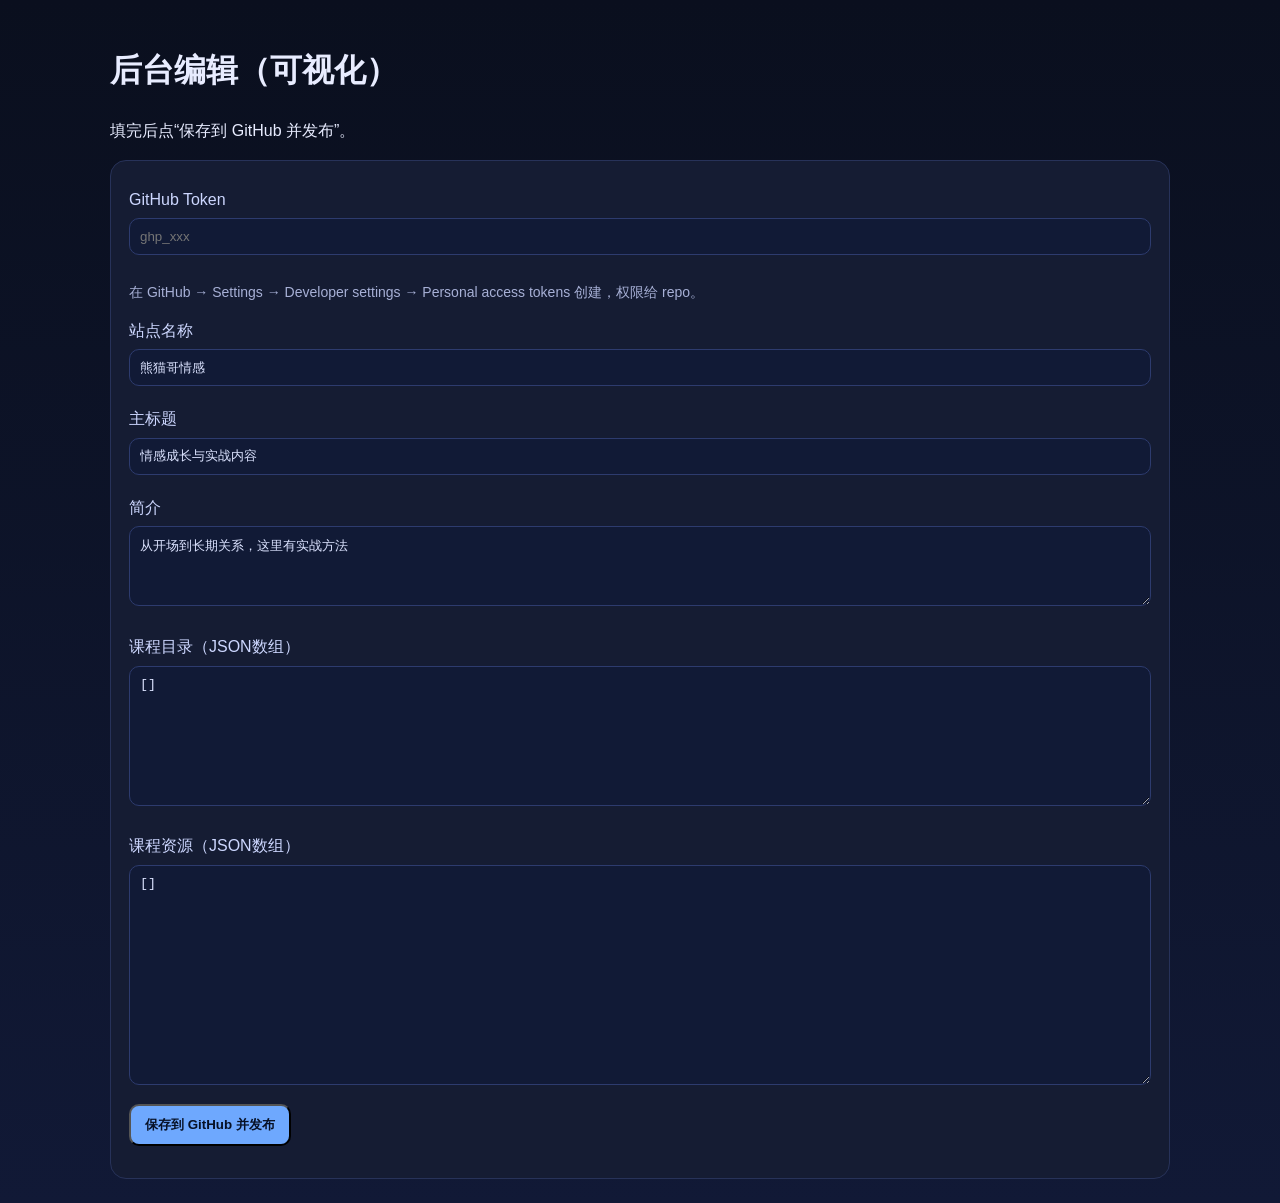
<file: admin.html>
<!doctype html><html lang="zh-CN"><head><meta charset="UTF-8"/><meta name="viewport" content="width=device-width, initial-scale=1.0"/><title>后台编辑</title><link rel="stylesheet" href="style.css"/></head><body><div class="container" style="padding:24px 20px"><h1>后台编辑（可视化）</h1><p>填完后点“保存到 GitHub 并发布”。</p><div class="card"><label>GitHub Token</label><input id="token" placeholder="ghp_xxx" style="width:100%"><p class="meta">在 GitHub → Settings → Developer settings → Personal access tokens 创建，权限给 repo。</p><label>站点名称</label><input id="siteName" style="width:100%"><label>主标题</label><input id="heroTitle" style="width:100%"><label>简介</label><textarea id="heroDesc" style="width:100%;height:80px"></textarea><label>课程目录（JSON数组）</label><textarea id="catalogs" style="width:100%;height:140px"></textarea><label>课程资源（JSON数组）</label><textarea id="courses" style="width:100%;height:220px"></textarea><button class="btn" id="saveBtn">保存到 GitHub 并发布</button><p id="msg" class="meta"></p></div></div><script src="admin.js"></script></body></html>
</file>
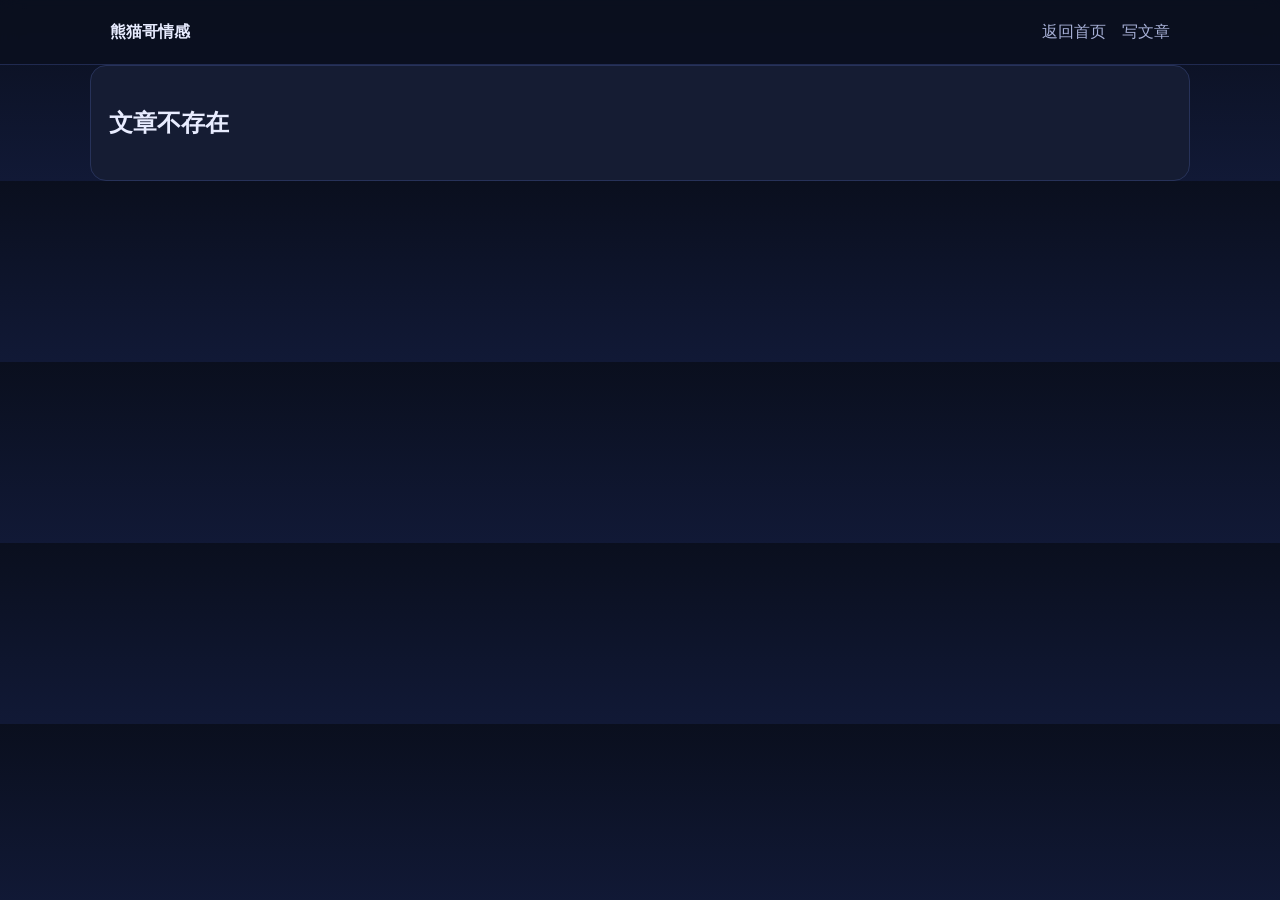
<file: article.html>
<!doctype html>
<html lang="zh-CN">
<head>
<meta charset="UTF-8"/>
<meta name="viewport" content="width=device-width, initial-scale=1.0"/>
<title>文章详情</title>
<link rel="stylesheet" href="style.css"/>
<style>
.article-body{padding:20px 0;line-height:1.8;font-size:17px;color:#e8ecff}
.article-body b{font-weight:700}
.article-body i{font-style:italic}
.article-body u{text-decoration:underline}
</style>
</head>
<body>
<header class="topbar"><div class="container nav"><div class="logo">熊猫哥情感</div><nav><a href="index.html">返回首页</a><a href="write.html">写文章</a></nav></div></header>
<main class="container detail" id="detail"></main>
<script>
function esc(s=''){return (s||'').replace(/[&<>\"]/g,m=>({"&":"&amp;","<":"&lt;",">":"&gt;","\"":"&quot;"}[m]));}
function fixCover(url){
  if(!url) return '';
  if(url.includes('raw.githubusercontent.com')){
    return url.replace('raw.githubusercontent.com','xiongmao-emotion-site.pages.dev');
  }
  return url;
}
(async()=>{
const id=new URLSearchParams(location.search).get('id');
const p=await fetch('posts.json?_='+Date.now()).then(r=>r.json());
const a=(p.items||[]).find(x=>x.id===id);
const el=document.getElementById('detail');
if(!a){el.innerHTML='<h2>文章不存在</h2>';return;}
el.innerHTML=`${a.cover?`<img src="${fixCover(a.cover)}" alt="cover">`:''}<h1>${esc(a.title)}</h1><p class="meta">${esc(a.date||'')}</p><div class="article-body">${a.content||''}</div>`;
})();
</script>
</body>
</html>
</file>
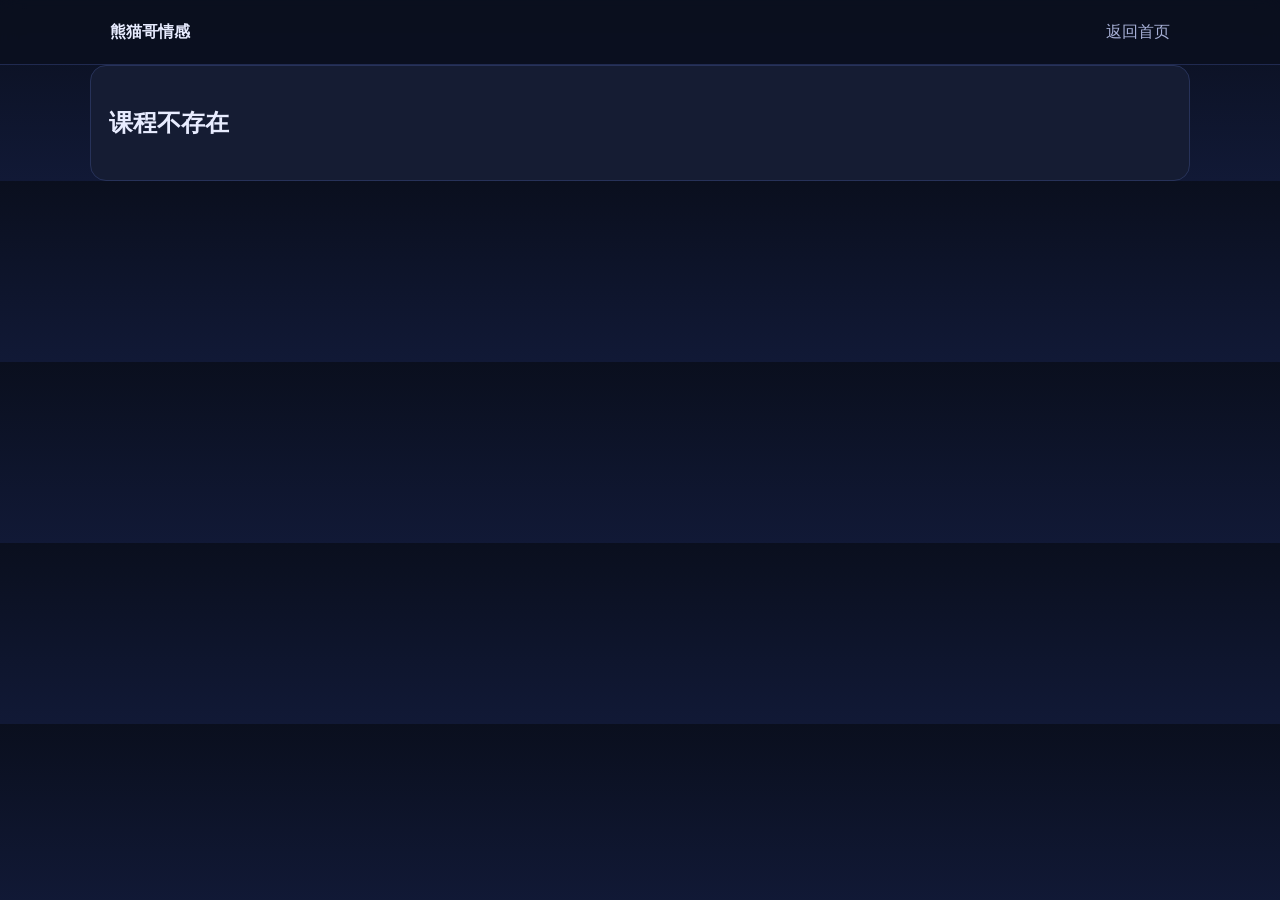
<file: course.html>
<!doctype html>
<html lang="zh-CN">
<head>
  <meta charset="UTF-8" />
  <meta name="viewport" content="width=device-width, initial-scale=1.0" />
  <title>熊猫哥情感｜课程详情</title>
  <link rel="stylesheet" href="style.css" />
</head>
<body>
<header class="topbar"><div class="container nav"><div class="logo">熊猫哥情感</div><nav><a href="index.html">返回首页</a></nav></div></header>
<main class="container detail" id="detail"></main>
<script>
(async()=>{
  const id = new URLSearchParams(location.search).get('id');
  const res = await fetch('data.json?_=' + Date.now());
  const data = await res.json();
  const c = (data.courses||[]).find(x=>x.id===id);
  const el = document.getElementById('detail');
  if(!c){ el.innerHTML='<h2>课程不存在</h2>'; return; }
  el.innerHTML = `<h1>${c.title}</h1><p class="meta">分类：${c.category} ｜ 类型：${c.priceType} ｜ 价格：${c.price}</p><p>${c.summary||''}</p><h3>课程内容</h3><ul>${(c.outline||[]).map(i=>`<li>${i}</li>`).join('')}</ul><h3>适合人群</h3><p>${c.forWho||''}</p>`;
})();
</script>
</body>
</html>
</file>
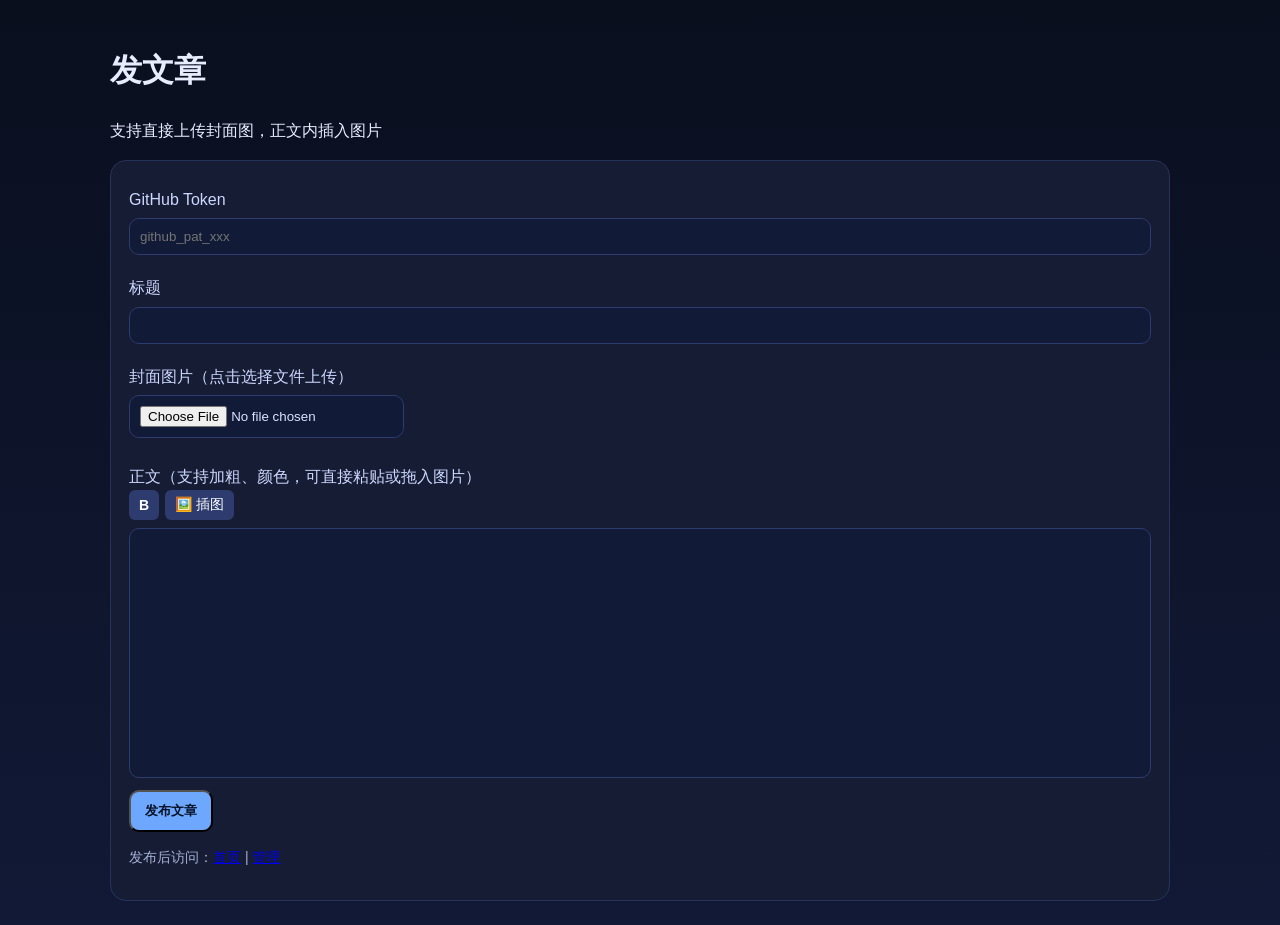
<file: write.html>
<!doctype html>
<html lang="zh-CN">
<head>
<meta charset="UTF-8"/>
<meta name="viewport" content="width=device-width, initial-scale=1.0"/>
<title>写文章</title>
<link rel="stylesheet" href="style.css"/>
<style>
.toolbar{display:flex;gap:6px;flex-wrap:wrap;margin-bottom:8px}
.toolbar button{background:#2d3b6e;color:#fff;border:none;padding:6px 10px;border-radius:6px;cursor:pointer;font-size:14px}
.toolbar button:hover{background:#3d4b7e}
#editor{min-height:250px;padding:12px;background:#111a36;color:#e8ecff;border:1px solid #2d3b6e;border-radius:10px;margin-bottom:12px;font-size:16px;line-height:1.6}
#editor:focus{outline:none;border-color:#6ea8fe}
</style>
</head>
<body>
<div class="container" style="padding:24px 20px">
<h1>发文章</h1>
<p>支持直接上传封面图，正文内插入图片</p>
<div class="card">
<label>GitHub Token</label>
<input id="token" placeholder="github_pat_xxx" style="width:100%">

<label>标题</label>
<input id="title" style="width:100%">

<label>封面图片（点击选择文件上传）</label>
<input type="file" id="coverFile" accept="image/*">
<p id="coverStatus" class="meta"></p>

<label>正文（支持加粗、颜色，可直接粘贴或拖入图片）</label>
<div class="toolbar">
<button type="button" onclick="format('bold')"><b>B</b></button>
<button type="button" onclick="format('italic')><i>I</i></button>
<button type="button" onclick="format('underline')><u>U</u></button>
<button type="button" onclick="format('forecolor','#ff6b6b')>🔴</button>
<button type="button" onclick="format('forecolor','#ffd93d')>🟡</button>
<button type="button" onclick="format('forecolor','#6bcb77')>🟢</button>
<button type="button" onclick="format('forecolor','#4d96ff')>🔵</button>
<button type="button" onclick="insertImage()">🖼️ 插图</button>
</div>
<div id="editor" contenteditable="true" placeholder="在这里写正文，可直接粘贴图片"></div>

<button class="btn" id="pubBtn">发布文章</button>
<p id="msg" class="meta"></p>
<p class="meta">发布后访问：<a href="index.html">首页</a> | <a href="manage.html">管理</a></p>
</div>
</div>
<script>
function format(cmd,val){document.execCommand(cmd,false,val);}
const REPO='xiongcat993/xiongmao-emotion-site';
const BRANCH='main';
const POSTS='posts.json';

async function getPosts(){
  const r=await fetch(POSTS+'?_='+Date.now());
  return r.ok?r.json():{items:[]};
}

let coverUrl = '';
const coverFile = document.getElementById('coverFile');
const coverStatus = document.getElementById('coverStatus');
coverFile.addEventListener('change',async()=>{
  const file = coverFile.files[0];
  if(!file) return;
  const token = document.getElementById('token').value.trim();
  if(!token){coverStatus.textContent='请先填 GitHub Token';return;}
  coverStatus.textContent='上传封面图中...';
  try{
    const api=`https://api.github.com/repos/${REPO}/contents/covers/${file.name}`;
    const contentB64=btoa(await file.arrayBuffer());
    const res=await fetch(api,{method:'PUT',headers:{Authorization:`Bearer ${token}`,'Accept':'application/vnd.github+json'},body:JSON.stringify({message:'upload cover',content:contentB64,branch:BRANCH})});
    if(!res.ok) throw new Error('上传失败');
    coverUrl = 'https://xiongmao-emotion-site.pages.dev/covers/'+file.name;
    coverStatus.textContent='封面上传成功！';
  }catch(e){coverStatus.textContent='封面上传失败: '+e.message;}
});

async function insertImage(){
  const token = document.getElementById('token').value.trim();
  if(!token){alert('请先填 GitHub Token');return;}
  const input = document.createElement('input');
  input.type='file';
  input.accept='image/*';
  input.onchange=async()=>{
    const file = input.files[0];
    if(!file) return;
    const api=`https://api.github.com/repos/${REPO}/contents/covers/${file.name}`;
    const contentB64=btoa(await file.arrayBuffer());
    const res=await fetch(api,{method:'PUT',headers:{Authorization:`Bearer ${token}`,'Accept':'application/vnd.github+json'},body:JSON.stringify({message:'upload image',content:contentB64,branch:BRANCH})});
    const json=await res.json();
    const url = 'https://xiongmao-emotion-site.pages.dev/covers/'+file.name;
    document.execCommand('insertHTML',false,`<img src="${url}" style="max-width:100%;border-radius:8px;margin:10px 0">`);
  };
  input.click();
}

function $(id){return document.getElementById(id)}
$('pubBtn').onclick=async()=>{
  try{
    const token=$('token').value.trim();
    if(!token) throw new Error('请先填 GitHub Token');
    const title=$('title').value.trim();
    if(!title) throw new Error('请填写标题');
    const content=$('editor').innerHTML.trim();
    if(!content || content=='<br>') throw new Error('请填写正文');

    const id='p'+Date.now();
    const date=new Date().toISOString().slice(0,10);
    const excerpt=$('editor').innerText.slice(0,60)+'...';
    const posts=await getPosts();
    const newItem={id,title,cover:coverUrl,content,date,excerpt};
    posts.items=[newItem,...posts.items];
    
    const api=`https://api.github.com/repos/${REPO}/contents/${POSTS}`;
    const old=await fetch(api+`?ref=${BRANCH}`,{headers:{Authorization:`Bearer ${token}`,'Accept':'application/vnd.github+json'}});
    if(!old.ok) throw new Error('读取失败，请检查 Token');
    const oldJson=await old.json();
    const contentB64=btoa(unescape(encodeURIComponent(JSON.stringify(posts,null,2))));
    const put=await fetch(api,{method:'PUT',headers:{Authorization:`Bearer ${token}`,'Accept':'application/vnd.github+json'},body:JSON.stringify({message:'publish: '+title,content:contentB64,sha:oldJson.sha,branch:BRANCH})});
    if(!put.ok) throw new Error('发布失败: '+(await put.text()).slice(0,80));
    $('msg').textContent='发布成功！请访问首页查看。';
    $('title').value='';$('editor').innerHTML='';coverUrl='';coverStatus.textContent='';
  }catch(e){$('msg').textContent=e.message;}
};
</script>
</body>
</html>
</file>
<file: style.css>
:root{--bg:#0b1020;--card:#151c33;--text:#e8ecff;--sub:#a7b0d6;--pri:#6ea8fe;--tag:#263157}*{box-sizing:border-box}body{margin:0;background:linear-gradient(180deg,#0a0f1e,#111936);color:var(--text);font:16px/1.6 -apple-system,BlinkMacSystemFont,"Segoe UI",Roboto,"PingFang SC","Noto Sans CJK SC",sans-serif}.container{max-width:1100px;margin:0 auto;padding:0 20px}.topbar{position:sticky;top:0;background:rgba(10,15,30,.8);backdrop-filter:blur(10px);border-bottom:1px solid #202a50;z-index:10}.nav{display:flex;justify-content:space-between;align-items:center;height:64px}.logo{font-weight:700}.nav a{color:var(--sub);margin-left:16px;text-decoration:none}.hero{display:grid;grid-template-columns:1.2fr .8fr;gap:20px;padding:38px 20px}.hero h1{margin:.2em 0}.card,.post,.course,.detail{background:var(--card);border:1px solid #273259;border-radius:16px;padding:18px}.chips span{display:inline-block;background:var(--tag);padding:4px 10px;border-radius:999px;margin-right:8px;margin-top:8px;color:#cdd7ff}.grid{display:grid;gap:16px}.posts{grid-template-columns:repeat(3,1fr)}.courses{grid-template-columns:repeat(3,1fr);margin-bottom:36px}.post h3,.course h3{margin:.2em 0}.meta{color:var(--sub);font-size:14px}.row{display:flex;justify-content:space-between;align-items:center;gap:10px}.row select{background:#111a36;color:#dce3ff;border:1px solid #2d3b6e;border-radius:10px;padding:8px}.btn{display:inline-block;background:var(--pri);color:#071126;padding:10px 14px;border-radius:10px;text-decoration:none;font-weight:600}footer{border-top:1px solid #202a50;padding:20px 0;color:var(--sub)}input,textarea,select{margin:6px 0 12px;padding:10px;border-radius:10px;border:1px solid #2d3b6e;background:#111a36;color:#dce3ff}label{display:block;margin-top:8px;color:#cdd7ff}.contact-banner{background:linear-gradient(90deg,#ff6b6b,#ff8e53);color:#fff;padding:16px;text-align:center;font-size:18px;font-weight:700;border-radius:0 0 12px 12px;margin-bottom:0}img{max-width:100%;height:auto;border-radius:8px;margin:10px 0;display:block}.post img,.article-body img{max-width:100%;height:auto;border-radius:8px;margin:10px 0}@media (max-width:900px){.hero{grid-template-columns:1fr}.posts,.courses{grid-template-columns:1fr 1fr}}@media (max-width:640px){.posts,.courses{grid-template-columns:1fr}.row{flex-direction:column;align-items:flex-start}}
</file>
